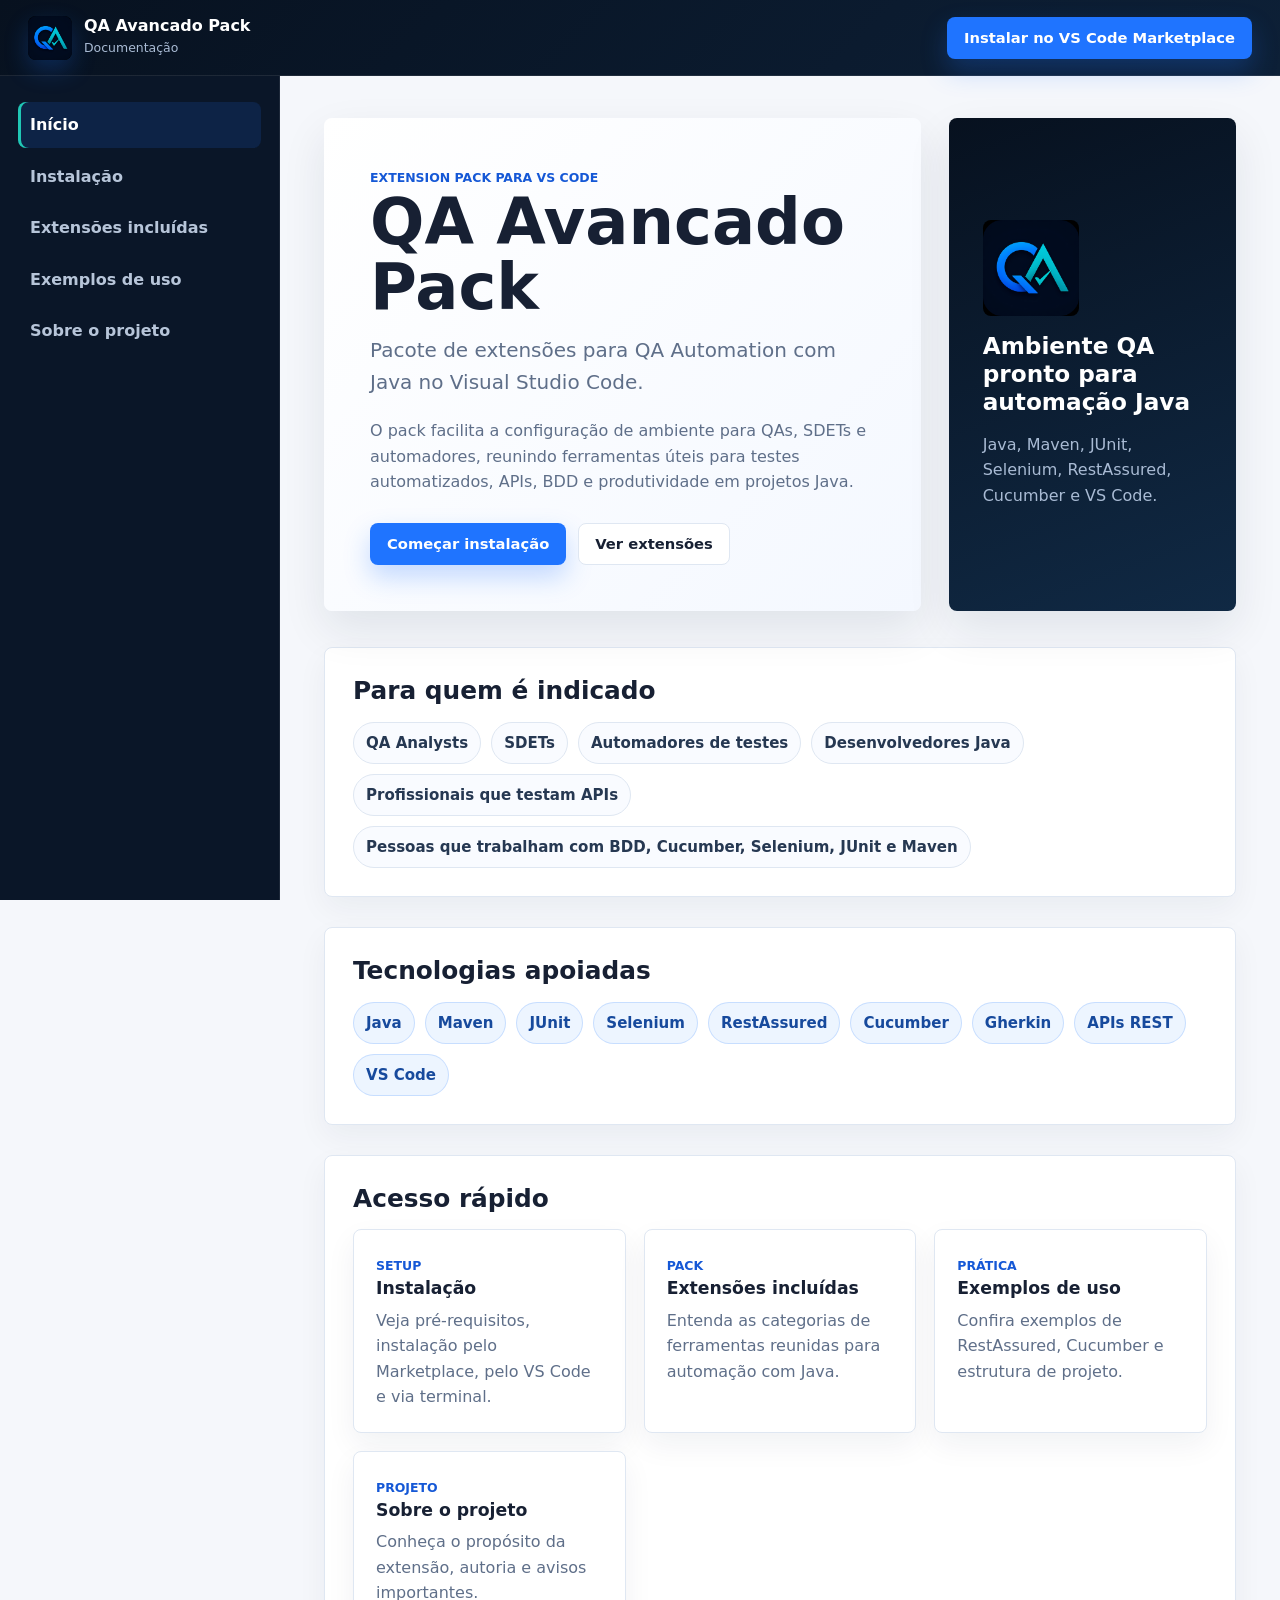
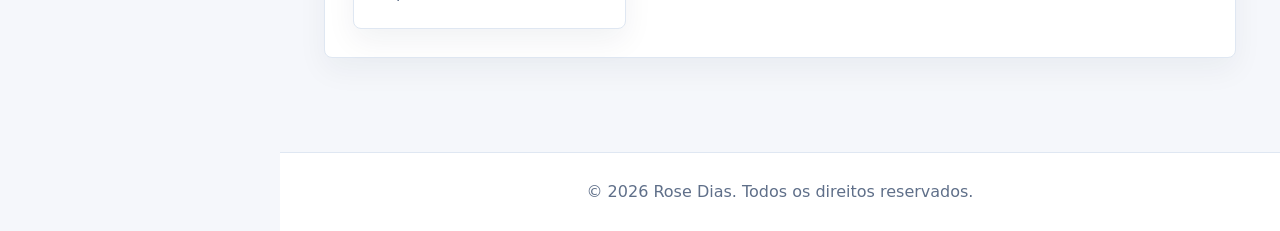
<file: docs/index.html>
<!doctype html>
<html lang="pt-BR">
<head>
  <meta charset="utf-8">
  <meta name="viewport" content="width=device-width, initial-scale=1">
  <title>QA Avancado Pack | Documentação</title>
  <meta name="description" content="Documentação pública do QA Avancado Pack para Visual Studio Code.">
  <link rel="stylesheet" href="assets/style.css">
</head>
<body>
  <header class="site-header">
    <a class="brand" href="index.html" aria-label="QA Avancado Pack">
      <img src="assets/logo.png" alt="Logo QA Avancado Pack">
      <span>
        <strong>QA Avancado Pack</strong>
        <small>Documentação</small>
      </span>
    </a>
    <nav class="top-actions" aria-label="Links principais">
      <a class="btn btn-primary" href="https://marketplace.visualstudio.com/items?itemName=rosedias.qa-pack" target="_blank" rel="noopener">Instalar no VS Code Marketplace</a>
    </nav>
    <button class="menu-toggle" type="button" aria-label="Abrir menu" aria-expanded="false">Menu</button>
  </header>

  <aside class="sidebar" id="sidebar">
    <nav aria-label="Menu da documentação">
      <a href="index.html">Início</a>
      <a href="instalacao.html">Instalação</a>
      <a href="extensoes-incluidas.html">Extensões incluídas</a>
      <a href="exemplos-de-uso.html">Exemplos de uso</a>
      <a href="sobre.html">Sobre o projeto</a>
    </nav>
  </aside>

  <main class="main-content">
    <section class="hero">
      <div class="hero-copy">
        <span class="eyebrow">Extension Pack para VS Code</span>
        <h1>QA Avancado Pack</h1>
        <p class="lead">Pacote de extensões para QA Automation com Java no Visual Studio Code.</p>
        <p>O pack facilita a configuração de ambiente para QAs, SDETs e automadores, reunindo ferramentas úteis para testes automatizados, APIs, BDD e produtividade em projetos Java.</p>
        <div class="hero-actions">
          <a class="btn btn-primary" href="instalacao.html">Começar instalação</a>
          <a class="btn btn-ghost" href="extensoes-incluidas.html">Ver extensões</a>
        </div>
      </div>
      <div class="hero-panel" aria-label="Resumo do projeto">
        <img src="assets/logo.png" alt="">
        <strong>Ambiente QA pronto para automação Java</strong>
        <span>Java, Maven, JUnit, Selenium, RestAssured, Cucumber e VS Code.</span>
      </div>
    </section>

    <section class="content-section">
      <h2>Para quem é indicado</h2>
      <div class="tag-grid">
        <span>QA Analysts</span>
        <span>SDETs</span>
        <span>Automadores de testes</span>
        <span>Desenvolvedores Java</span>
        <span>Profissionais que testam APIs</span>
        <span>Pessoas que trabalham com BDD, Cucumber, Selenium, JUnit e Maven</span>
      </div>
    </section>

    <section class="content-section">
      <h2>Tecnologias apoiadas</h2>
      <div class="tech-list">
        <span>Java</span>
        <span>Maven</span>
        <span>JUnit</span>
        <span>Selenium</span>
        <span>RestAssured</span>
        <span>Cucumber</span>
        <span>Gherkin</span>
        <span>APIs REST</span>
        <span>VS Code</span>
      </div>
    </section>

    <section class="content-section">
      <h2>Acesso rápido</h2>
      <div class="card-grid">
        <a class="card" href="instalacao.html">
          <span class="card-kicker">Setup</span>
          <h3>Instalação</h3>
          <p>Veja pré-requisitos, instalação pelo Marketplace, pelo VS Code e via terminal.</p>
        </a>
        <a class="card" href="extensoes-incluidas.html">
          <span class="card-kicker">Pack</span>
          <h3>Extensões incluídas</h3>
          <p>Entenda as categorias de ferramentas reunidas para automação com Java.</p>
        </a>
        <a class="card" href="exemplos-de-uso.html">
          <span class="card-kicker">Prática</span>
          <h3>Exemplos de uso</h3>
          <p>Confira exemplos de RestAssured, Cucumber e estrutura de projeto.</p>
        </a>
        <a class="card" href="sobre.html">
          <span class="card-kicker">Projeto</span>
          <h3>Sobre o projeto</h3>
          <p>Conheça o propósito da extensão, autoria e avisos importantes.</p>
        </a>
      </div>
    </section>
  </main>

  <footer class="site-footer">© 2026 Rose Dias. Todos os direitos reservados.</footer>
  <script src="assets/script.js"></script>
</body>
</html>
</file>
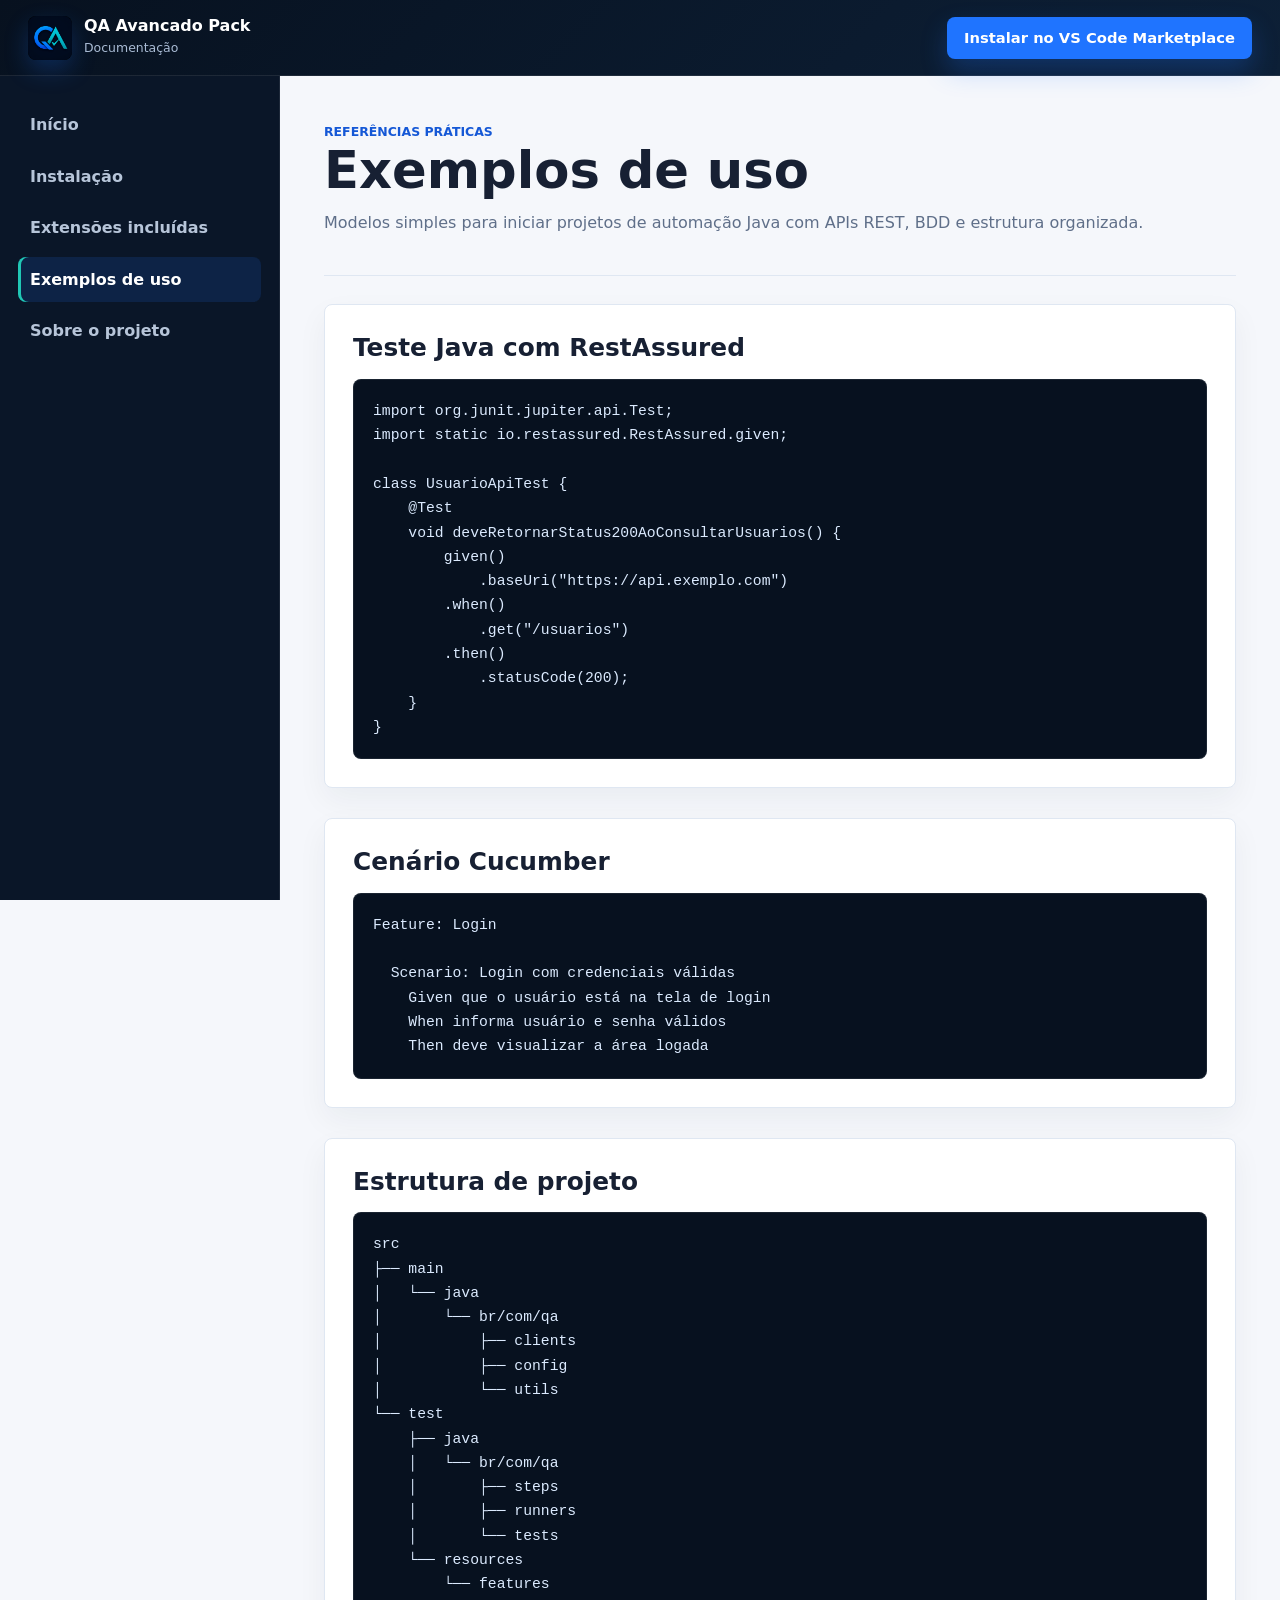
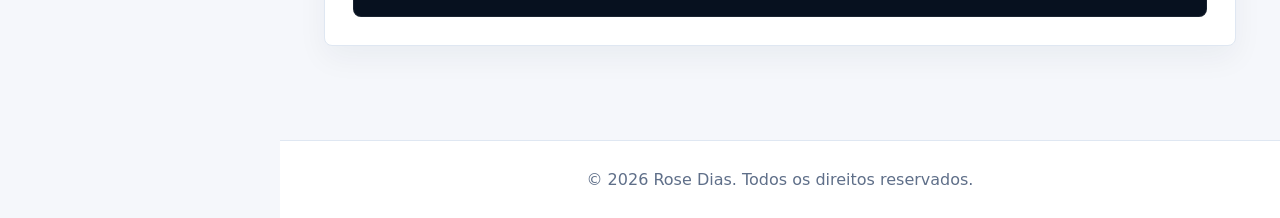
<file: docs/exemplos-de-uso.html>
<!doctype html>
<html lang="pt-BR">
<head>
  <meta charset="utf-8">
  <meta name="viewport" content="width=device-width, initial-scale=1">
  <title>Exemplos de uso | QA Avancado Pack</title>
  <link rel="stylesheet" href="assets/style.css">
</head>
<body>
  <header class="site-header">
    <a class="brand" href="index.html" aria-label="QA Avancado Pack">
      <img src="assets/logo.png" alt="Logo QA Avancado Pack">
      <span><strong>QA Avancado Pack</strong><small>Documentação</small></span>
    </a>
    <nav class="top-actions" aria-label="Links principais">
      <a class="btn btn-primary" href="https://marketplace.visualstudio.com/items?itemName=rosedias.qa-pack" target="_blank" rel="noopener">Instalar no VS Code Marketplace</a>
    </nav>
    <button class="menu-toggle" type="button" aria-label="Abrir menu" aria-expanded="false">Menu</button>
  </header>

  <aside class="sidebar" id="sidebar">
    <nav aria-label="Menu da documentação">
      <a href="index.html">Início</a>
      <a href="instalacao.html">Instalação</a>
      <a href="extensoes-incluidas.html">Extensões incluídas</a>
      <a href="exemplos-de-uso.html">Exemplos de uso</a>
      <a href="sobre.html">Sobre o projeto</a>
    </nav>
  </aside>

  <main class="main-content page-content">
    <div class="page-title">
      <span class="eyebrow">Referências práticas</span>
      <h1>Exemplos de uso</h1>
      <p>Modelos simples para iniciar projetos de automação Java com APIs REST, BDD e estrutura organizada.</p>
    </div>

    <section class="content-section">
      <h2>Teste Java com RestAssured</h2>
      <pre><code>import org.junit.jupiter.api.Test;
import static io.restassured.RestAssured.given;

class UsuarioApiTest {
    @Test
    void deveRetornarStatus200AoConsultarUsuarios() {
        given()
            .baseUri("https://api.exemplo.com")
        .when()
            .get("/usuarios")
        .then()
            .statusCode(200);
    }
}</code></pre>
    </section>

    <section class="content-section">
      <h2>Cenário Cucumber</h2>
      <pre><code>Feature: Login

  Scenario: Login com credenciais válidas
    Given que o usuário está na tela de login
    When informa usuário e senha válidos
    Then deve visualizar a área logada</code></pre>
    </section>

    <section class="content-section">
      <h2>Estrutura de projeto</h2>
      <pre><code>src
├── main
│   └── java
│       └── br/com/qa
│           ├── clients
│           ├── config
│           └── utils
└── test
    ├── java
    │   └── br/com/qa
    │       ├── steps
    │       ├── runners
    │       └── tests
    └── resources
        └── features</code></pre>
    </section>
  </main>

  <footer class="site-footer">© 2026 Rose Dias. Todos os direitos reservados.</footer>
  <script src="assets/script.js"></script>
</body>
</html>
</file>
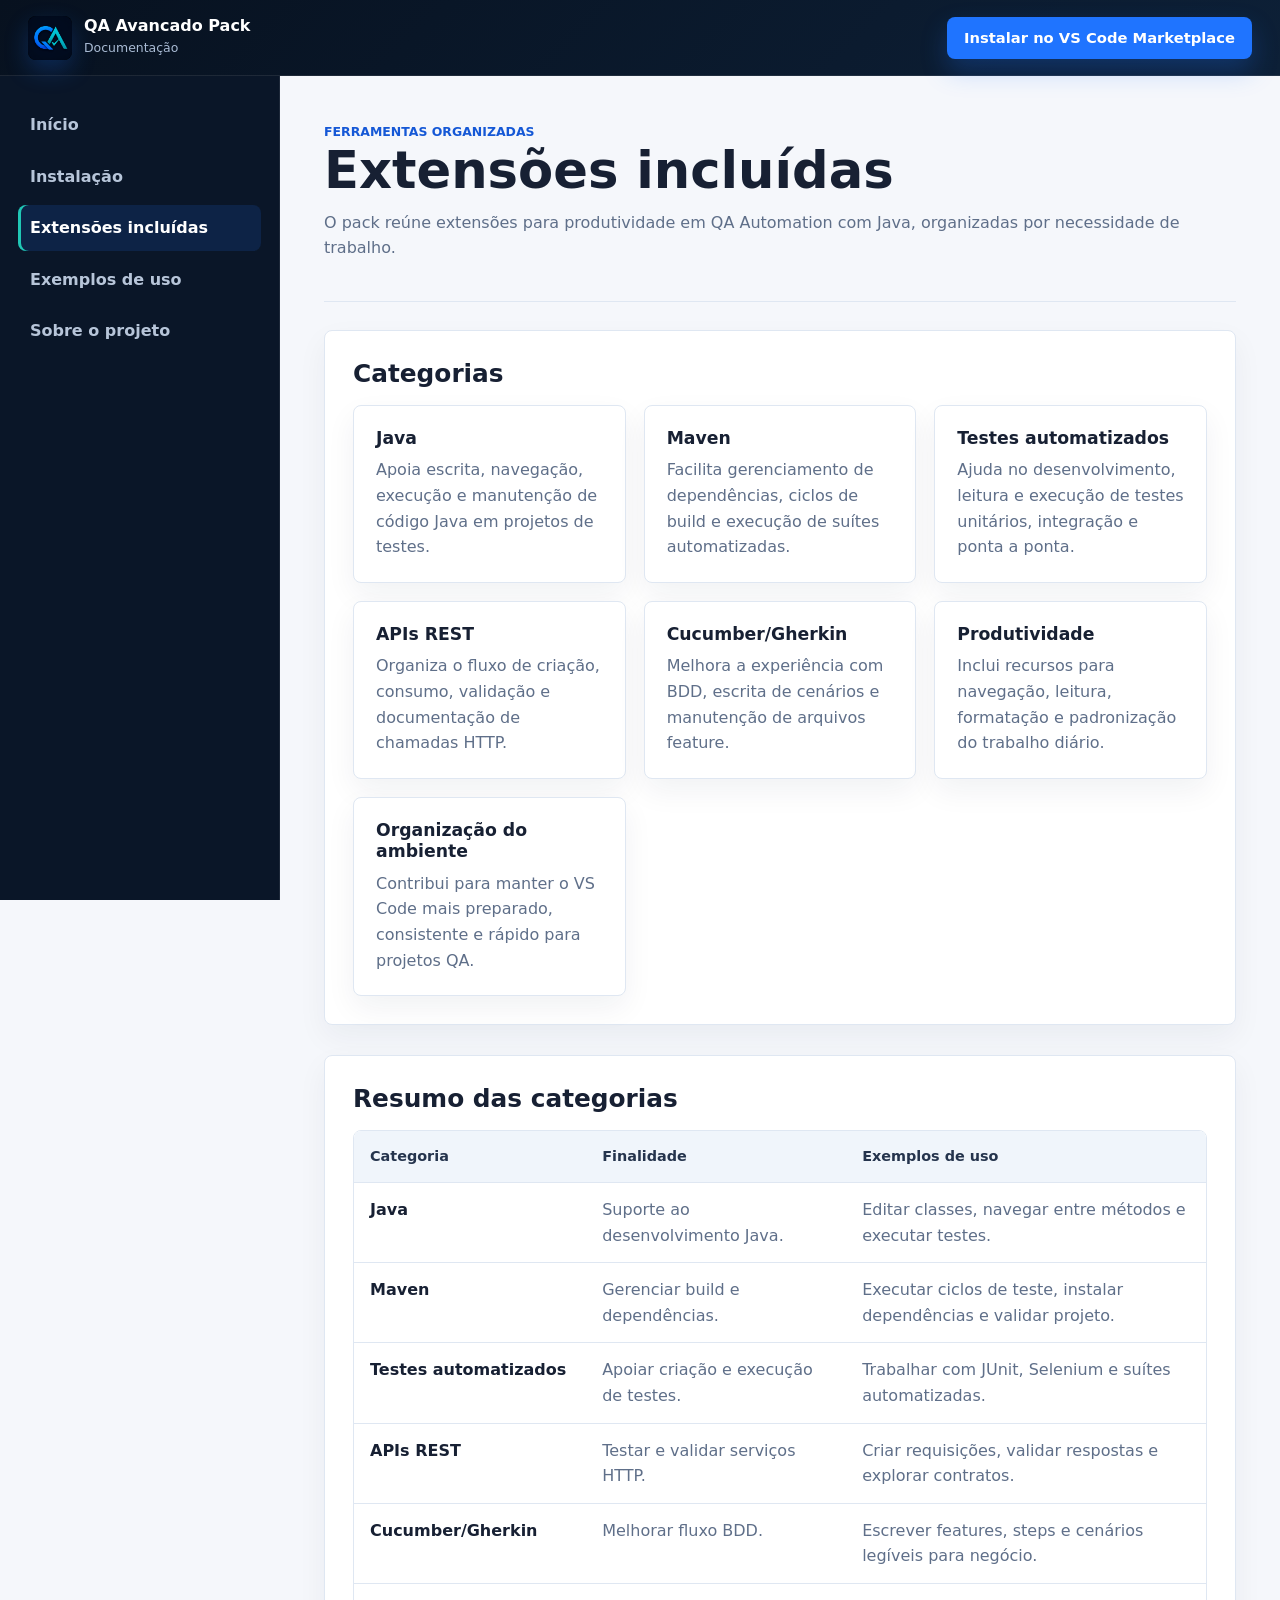
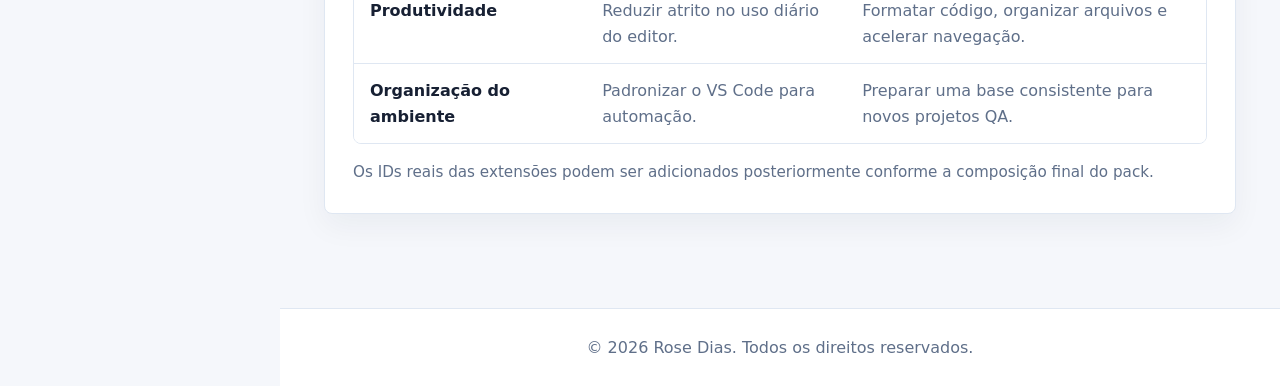
<file: docs/extensoes-incluidas.html>
<!doctype html>
<html lang="pt-BR">
<head>
  <meta charset="utf-8">
  <meta name="viewport" content="width=device-width, initial-scale=1">
  <title>Extensões incluídas | QA Avancado Pack</title>
  <link rel="stylesheet" href="assets/style.css">
</head>
<body>
  <header class="site-header">
    <a class="brand" href="index.html" aria-label="QA Avancado Pack">
      <img src="assets/logo.png" alt="Logo QA Avancado Pack">
      <span><strong>QA Avancado Pack</strong><small>Documentação</small></span>
    </a>
    <nav class="top-actions" aria-label="Links principais">
      <a class="btn btn-primary" href="https://marketplace.visualstudio.com/items?itemName=rosedias.qa-pack" target="_blank" rel="noopener">Instalar no VS Code Marketplace</a>
    </nav>
    <button class="menu-toggle" type="button" aria-label="Abrir menu" aria-expanded="false">Menu</button>
  </header>

  <aside class="sidebar" id="sidebar">
    <nav aria-label="Menu da documentação">
      <a href="index.html">Início</a>
      <a href="instalacao.html">Instalação</a>
      <a href="extensoes-incluidas.html">Extensões incluídas</a>
      <a href="exemplos-de-uso.html">Exemplos de uso</a>
      <a href="sobre.html">Sobre o projeto</a>
    </nav>
  </aside>

  <main class="main-content page-content">
    <div class="page-title">
      <span class="eyebrow">Ferramentas organizadas</span>
      <h1>Extensões incluídas</h1>
      <p>O pack reúne extensões para produtividade em QA Automation com Java, organizadas por necessidade de trabalho.</p>
    </div>

    <section class="content-section">
      <h2>Categorias</h2>
      <div class="card-grid">
        <article class="card">
          <h3>Java</h3>
          <p>Apoia escrita, navegação, execução e manutenção de código Java em projetos de testes.</p>
        </article>
        <article class="card">
          <h3>Maven</h3>
          <p>Facilita gerenciamento de dependências, ciclos de build e execução de suítes automatizadas.</p>
        </article>
        <article class="card">
          <h3>Testes automatizados</h3>
          <p>Ajuda no desenvolvimento, leitura e execução de testes unitários, integração e ponta a ponta.</p>
        </article>
        <article class="card">
          <h3>APIs REST</h3>
          <p>Organiza o fluxo de criação, consumo, validação e documentação de chamadas HTTP.</p>
        </article>
        <article class="card">
          <h3>Cucumber/Gherkin</h3>
          <p>Melhora a experiência com BDD, escrita de cenários e manutenção de arquivos feature.</p>
        </article>
        <article class="card">
          <h3>Produtividade</h3>
          <p>Inclui recursos para navegação, leitura, formatação e padronização do trabalho diário.</p>
        </article>
        <article class="card">
          <h3>Organização do ambiente</h3>
          <p>Contribui para manter o VS Code mais preparado, consistente e rápido para projetos QA.</p>
        </article>
      </div>
    </section>

    <section class="content-section">
      <h2>Resumo das categorias</h2>
      <div class="table-wrap">
        <table>
          <thead>
            <tr>
              <th>Categoria</th>
              <th>Finalidade</th>
              <th>Exemplos de uso</th>
            </tr>
          </thead>
          <tbody>
            <tr>
              <td>Java</td>
              <td>Suporte ao desenvolvimento Java.</td>
              <td>Editar classes, navegar entre métodos e executar testes.</td>
            </tr>
            <tr>
              <td>Maven</td>
              <td>Gerenciar build e dependências.</td>
              <td>Executar ciclos de teste, instalar dependências e validar projeto.</td>
            </tr>
            <tr>
              <td>Testes automatizados</td>
              <td>Apoiar criação e execução de testes.</td>
              <td>Trabalhar com JUnit, Selenium e suítes automatizadas.</td>
            </tr>
            <tr>
              <td>APIs REST</td>
              <td>Testar e validar serviços HTTP.</td>
              <td>Criar requisições, validar respostas e explorar contratos.</td>
            </tr>
            <tr>
              <td>Cucumber/Gherkin</td>
              <td>Melhorar fluxo BDD.</td>
              <td>Escrever features, steps e cenários legíveis para negócio.</td>
            </tr>
            <tr>
              <td>Produtividade</td>
              <td>Reduzir atrito no uso diário do editor.</td>
              <td>Formatar código, organizar arquivos e acelerar navegação.</td>
            </tr>
            <tr>
              <td>Organização do ambiente</td>
              <td>Padronizar o VS Code para automação.</td>
              <td>Preparar uma base consistente para novos projetos QA.</td>
            </tr>
          </tbody>
        </table>
      </div>
      <p class="note">Os IDs reais das extensões podem ser adicionados posteriormente conforme a composição final do pack.</p>
    </section>
  </main>

  <footer class="site-footer">© 2026 Rose Dias. Todos os direitos reservados.</footer>
  <script src="assets/script.js"></script>
</body>
</html>
</file>
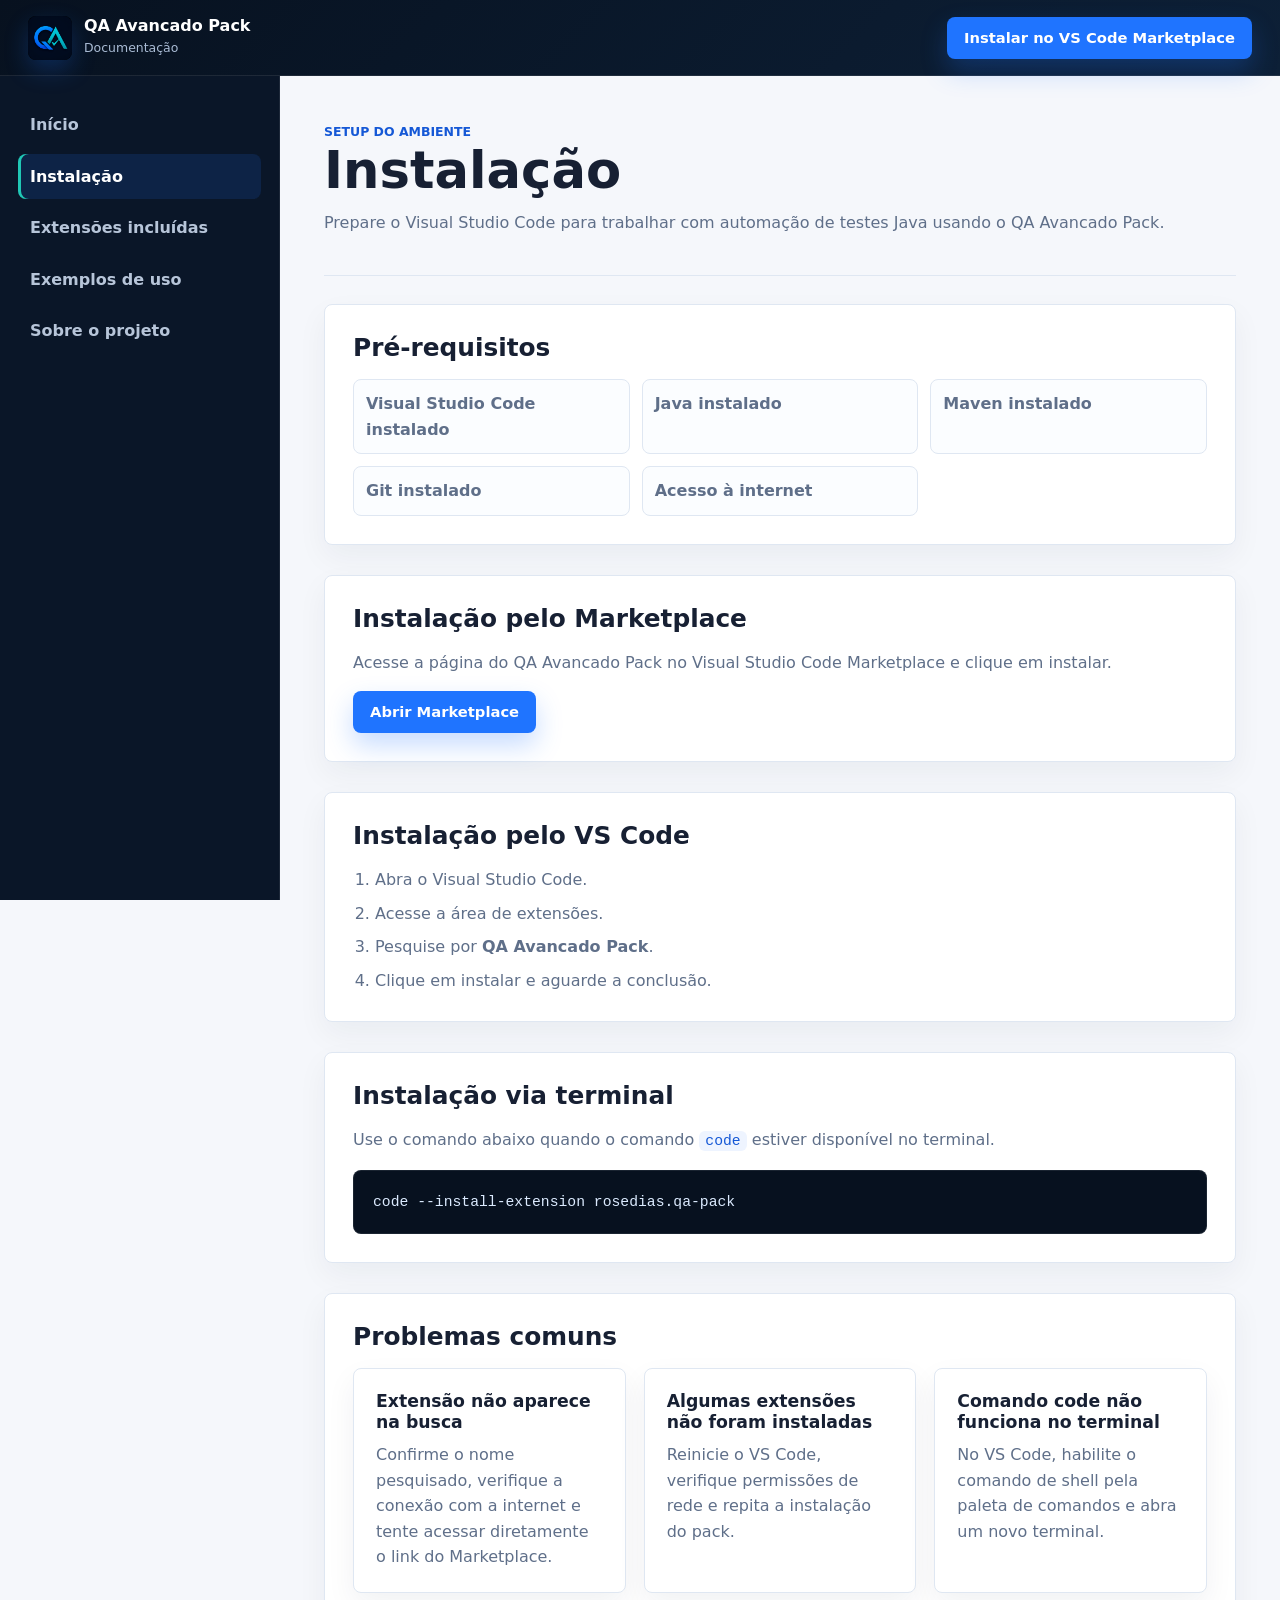
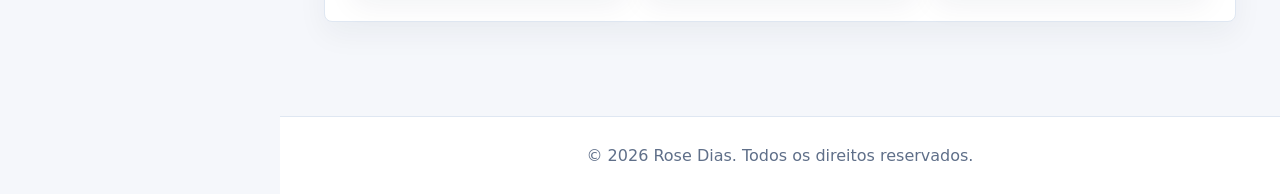
<file: docs/instalacao.html>
<!doctype html>
<html lang="pt-BR">
<head>
  <meta charset="utf-8">
  <meta name="viewport" content="width=device-width, initial-scale=1">
  <title>Instalação | QA Avancado Pack</title>
  <link rel="stylesheet" href="assets/style.css">
</head>
<body>
  <header class="site-header">
    <a class="brand" href="index.html" aria-label="QA Avancado Pack">
      <img src="assets/logo.png" alt="Logo QA Avancado Pack">
      <span><strong>QA Avancado Pack</strong><small>Documentação</small></span>
    </a>
    <nav class="top-actions" aria-label="Links principais">
      <a class="btn btn-primary" href="https://marketplace.visualstudio.com/items?itemName=rosedias.qa-pack" target="_blank" rel="noopener">Instalar no VS Code Marketplace</a>
    </nav>
    <button class="menu-toggle" type="button" aria-label="Abrir menu" aria-expanded="false">Menu</button>
  </header>

  <aside class="sidebar" id="sidebar">
    <nav aria-label="Menu da documentação">
      <a href="index.html">Início</a>
      <a href="instalacao.html">Instalação</a>
      <a href="extensoes-incluidas.html">Extensões incluídas</a>
      <a href="exemplos-de-uso.html">Exemplos de uso</a>
      <a href="sobre.html">Sobre o projeto</a>
    </nav>
  </aside>

  <main class="main-content page-content">
    <div class="page-title">
      <span class="eyebrow">Setup do ambiente</span>
      <h1>Instalação</h1>
      <p>Prepare o Visual Studio Code para trabalhar com automação de testes Java usando o QA Avancado Pack.</p>
    </div>

    <section class="content-section">
      <h2>Pré-requisitos</h2>
      <div class="check-list">
        <span>Visual Studio Code instalado</span>
        <span>Java instalado</span>
        <span>Maven instalado</span>
        <span>Git instalado</span>
        <span>Acesso à internet</span>
      </div>
    </section>

    <section class="content-section">
      <h2>Instalação pelo Marketplace</h2>
      <p>Acesse a página do QA Avancado Pack no Visual Studio Code Marketplace e clique em instalar.</p>
      <a class="btn btn-primary" href="https://marketplace.visualstudio.com/items?itemName=rosedias.qa-pack" target="_blank" rel="noopener">Abrir Marketplace</a>
    </section>

    <section class="content-section">
      <h2>Instalação pelo VS Code</h2>
      <ol class="steps">
        <li>Abra o Visual Studio Code.</li>
        <li>Acesse a área de extensões.</li>
        <li>Pesquise por <strong>QA Avancado Pack</strong>.</li>
        <li>Clique em instalar e aguarde a conclusão.</li>
      </ol>
    </section>

    <section class="content-section">
      <h2>Instalação via terminal</h2>
      <p>Use o comando abaixo quando o comando <code>code</code> estiver disponível no terminal.</p>
      <pre><code>code --install-extension rosedias.qa-pack</code></pre>
    </section>

    <section class="content-section">
      <h2>Problemas comuns</h2>
      <div class="card-grid">
        <article class="card">
          <h3>Extensão não aparece na busca</h3>
          <p>Confirme o nome pesquisado, verifique a conexão com a internet e tente acessar diretamente o link do Marketplace.</p>
        </article>
        <article class="card">
          <h3>Algumas extensões não foram instaladas</h3>
          <p>Reinicie o VS Code, verifique permissões de rede e repita a instalação do pack.</p>
        </article>
        <article class="card">
          <h3>Comando code não funciona no terminal</h3>
          <p>No VS Code, habilite o comando de shell pela paleta de comandos e abra um novo terminal.</p>
        </article>
      </div>
    </section>
  </main>

  <footer class="site-footer">© 2026 Rose Dias. Todos os direitos reservados.</footer>
  <script src="assets/script.js"></script>
</body>
</html>
</file>
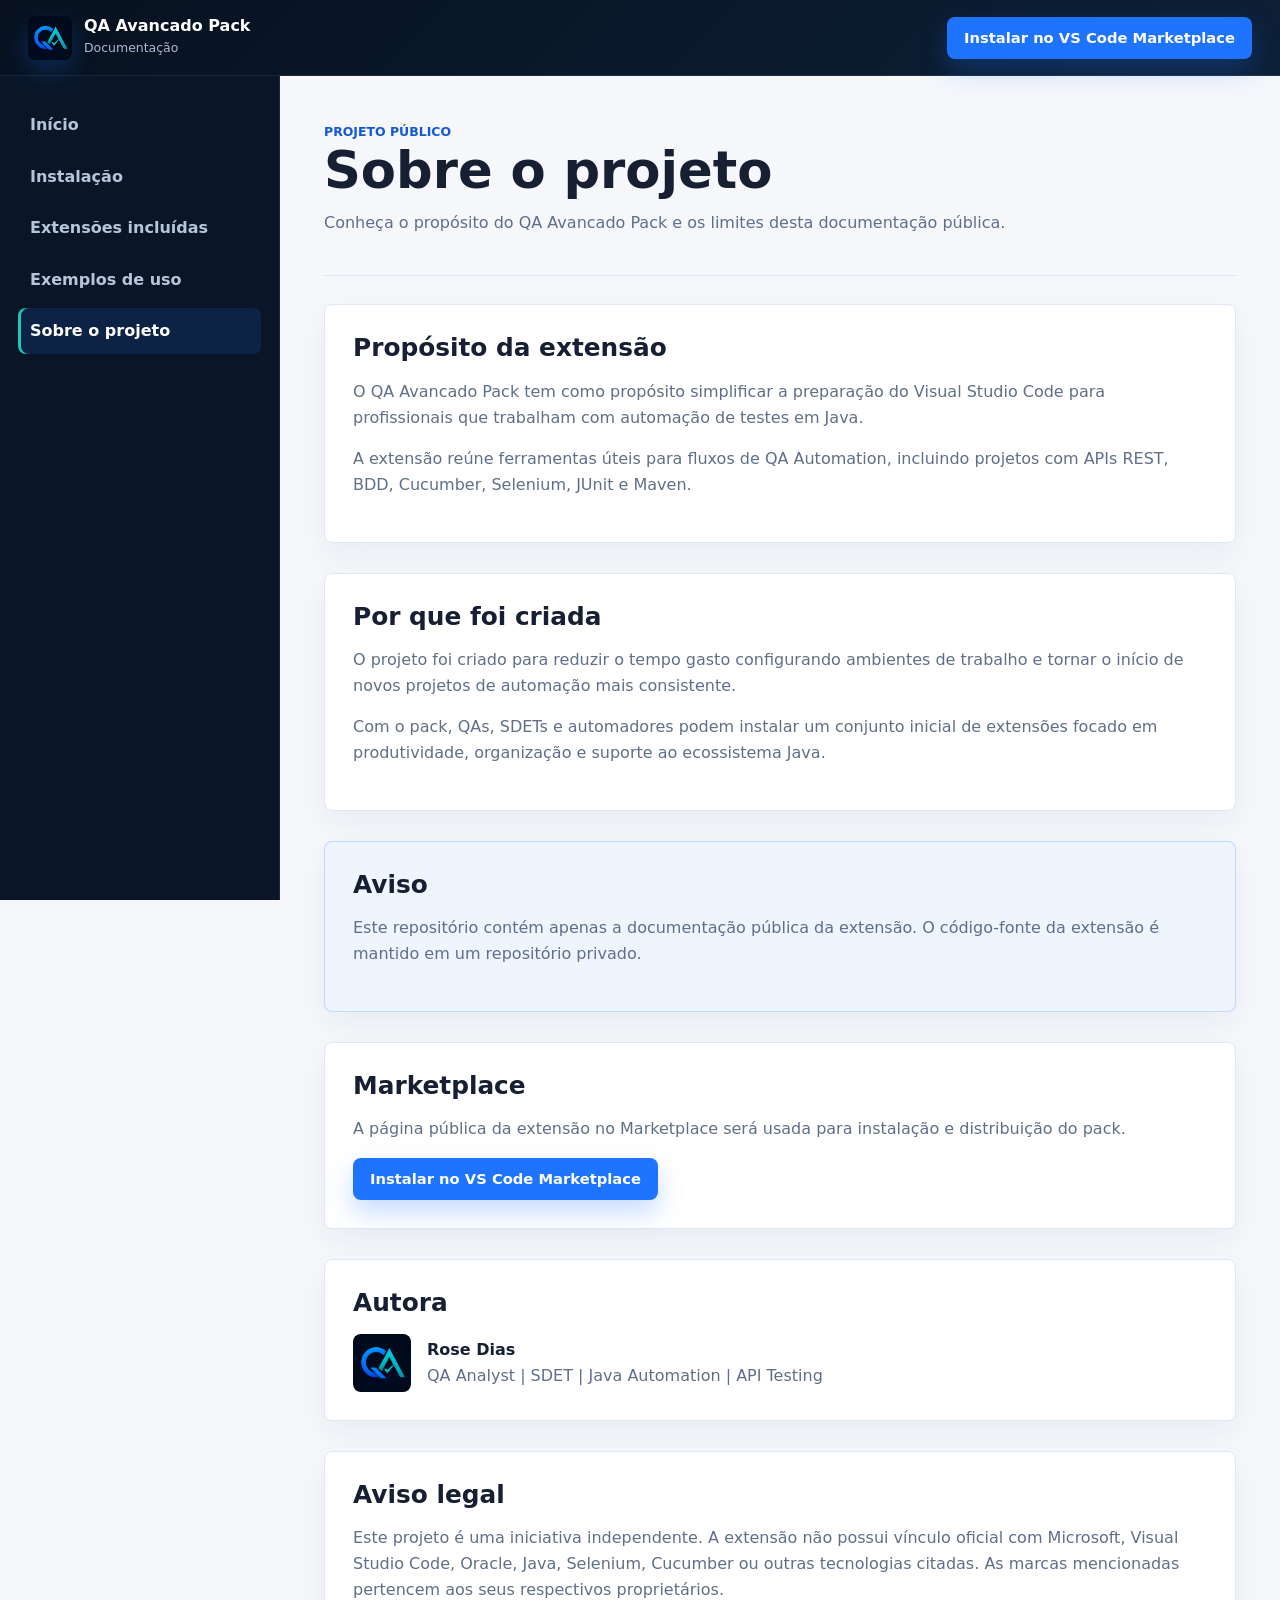
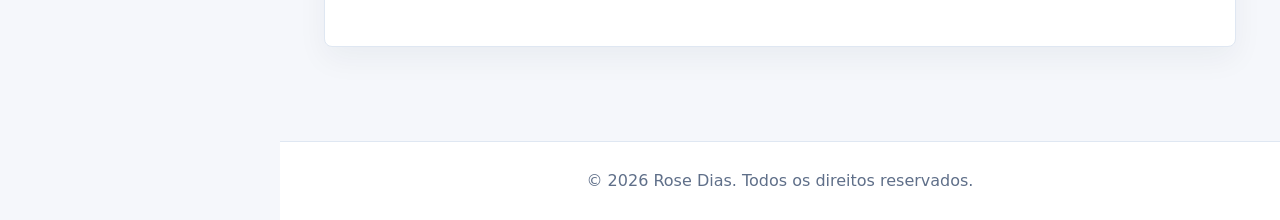
<file: docs/sobre.html>
<!doctype html>
<html lang="pt-BR">
<head>
  <meta charset="utf-8">
  <meta name="viewport" content="width=device-width, initial-scale=1">
  <title>Sobre o projeto | QA Avancado Pack</title>
  <link rel="stylesheet" href="assets/style.css">
</head>
<body>
  <header class="site-header">
    <a class="brand" href="index.html" aria-label="QA Avancado Pack">
      <img src="assets/logo.png" alt="Logo QA Avancado Pack">
      <span><strong>QA Avancado Pack</strong><small>Documentação</small></span>
    </a>
    <nav class="top-actions" aria-label="Links principais">
      <a class="btn btn-primary" href="https://marketplace.visualstudio.com/items?itemName=rosedias.qa-pack" target="_blank" rel="noopener">Instalar no VS Code Marketplace</a>
    </nav>
    <button class="menu-toggle" type="button" aria-label="Abrir menu" aria-expanded="false">Menu</button>
  </header>

  <aside class="sidebar" id="sidebar">
    <nav aria-label="Menu da documentação">
      <a href="index.html">Início</a>
      <a href="instalacao.html">Instalação</a>
      <a href="extensoes-incluidas.html">Extensões incluídas</a>
      <a href="exemplos-de-uso.html">Exemplos de uso</a>
      <a href="sobre.html">Sobre o projeto</a>
    </nav>
  </aside>

  <main class="main-content page-content">
    <div class="page-title">
      <span class="eyebrow">Projeto público</span>
      <h1>Sobre o projeto</h1>
      <p>Conheça o propósito do QA Avancado Pack e os limites desta documentação pública.</p>
    </div>

    <section class="content-section">
      <h2>Propósito da extensão</h2>
      <p>O QA Avancado Pack tem como propósito simplificar a preparação do Visual Studio Code para profissionais que trabalham com automação de testes em Java.</p>
      <p>A extensão reúne ferramentas úteis para fluxos de QA Automation, incluindo projetos com APIs REST, BDD, Cucumber, Selenium, JUnit e Maven.</p>
    </section>

    <section class="content-section">
      <h2>Por que foi criada</h2>
      <p>O projeto foi criado para reduzir o tempo gasto configurando ambientes de trabalho e tornar o início de novos projetos de automação mais consistente.</p>
      <p>Com o pack, QAs, SDETs e automadores podem instalar um conjunto inicial de extensões focado em produtividade, organização e suporte ao ecossistema Java.</p>
    </section>

    <section class="content-section callout">
      <h2>Aviso</h2>
      <p>Este repositório contém apenas a documentação pública da extensão. O código-fonte da extensão é mantido em um repositório privado.</p>
    </section>

    <section class="content-section">
      <h2>Marketplace</h2>
      <p>A página pública da extensão no Marketplace será usada para instalação e distribuição do pack.</p>
      <a class="btn btn-primary" href="https://marketplace.visualstudio.com/items?itemName=rosedias.qa-pack" target="_blank" rel="noopener">Instalar no VS Code Marketplace</a>
    </section>

    <section class="content-section">
      <h2>Autora</h2>
      <div class="author-box">
        <img src="assets/logo.png" alt="">
        <div>
          <strong>Rose Dias</strong>
          <span>QA Analyst | SDET | Java Automation | API Testing</span>
        </div>
      </div>
    </section>

    <section class="content-section">
      <h2>Aviso legal</h2>
      <p>Este projeto é uma iniciativa independente. A extensão não possui vínculo oficial com Microsoft, Visual Studio Code, Oracle, Java, Selenium, Cucumber ou outras tecnologias citadas. As marcas mencionadas pertencem aos seus respectivos proprietários.</p>
    </section>
  </main>

  <footer class="site-footer">© 2026 Rose Dias. Todos os direitos reservados.</footer>
  <script src="assets/script.js"></script>
</body>
</html>
</file>
<file: docs/assets/style.css>
:root {
  --bg: #f5f7fb;
  --surface: #ffffff;
  --surface-soft: #eef5ff;
  --ink: #172033;
  --muted: #5f6f89;
  --line: #dfe7f2;
  --navy: #07111f;
  --navy-2: #0d2037;
  --blue: #1f74ff;
  --blue-dark: #1558d6;
  --teal: #20c7b5;
  --shadow: 0 18px 45px rgba(16, 33, 60, 0.09);
  --sidebar-width: 280px;
  --header-height: 76px;
}

* {
  box-sizing: border-box;
}

html {
  scroll-behavior: smooth;
}

body {
  margin: 0;
  min-height: 100vh;
  background: var(--bg);
  color: var(--ink);
  font-family: Inter, ui-sans-serif, system-ui, -apple-system, BlinkMacSystemFont, "Segoe UI", sans-serif;
  line-height: 1.6;
}

a {
  color: inherit;
  text-decoration: none;
}

img {
  display: block;
  max-width: 100%;
}

/* Header */
.site-header {
  position: fixed;
  top: 0;
  right: 0;
  left: 0;
  z-index: 20;
  display: flex;
  align-items: center;
  justify-content: space-between;
  gap: 20px;
  min-height: var(--header-height);
  padding: 14px 28px;
  background: linear-gradient(135deg, var(--navy), var(--navy-2));
  border-bottom: 1px solid rgba(255, 255, 255, 0.09);
  color: #ffffff;
}

.brand {
  display: inline-flex;
  align-items: center;
  gap: 12px;
  min-width: 220px;
}

.brand img {
  width: 44px;
  height: 44px;
  border-radius: 8px;
  box-shadow: 0 10px 24px rgba(31, 116, 255, 0.24);
}

.brand strong,
.brand small {
  display: block;
}

.brand strong {
  font-size: 1rem;
  line-height: 1.15;
}

.brand small {
  color: #a9bbd4;
  font-size: 0.78rem;
  margin-top: 2px;
}

.top-actions {
  display: flex;
  align-items: center;
  justify-content: flex-end;
  gap: 10px;
}

.btn {
  display: inline-flex;
  align-items: center;
  justify-content: center;
  min-height: 42px;
  border: 1px solid transparent;
  border-radius: 8px;
  padding: 10px 16px;
  font-weight: 700;
  font-size: 0.92rem;
  line-height: 1.2;
  transition: transform 160ms ease, background 160ms ease, border-color 160ms ease, color 160ms ease;
}

.btn:hover {
  transform: translateY(-1px);
}

.btn-primary {
  background: var(--blue);
  color: #ffffff;
  box-shadow: 0 12px 26px rgba(31, 116, 255, 0.25);
}

.btn-primary:hover {
  background: var(--blue-dark);
}

.btn-secondary,
.btn-ghost {
  background: rgba(255, 255, 255, 0.08);
  border-color: rgba(255, 255, 255, 0.16);
  color: #ffffff;
}

.btn-secondary:hover,
.btn-ghost:hover {
  background: rgba(255, 255, 255, 0.14);
}

.menu-toggle {
  display: none;
  min-height: 40px;
  border: 1px solid rgba(255, 255, 255, 0.18);
  border-radius: 8px;
  padding: 9px 12px;
  background: rgba(255, 255, 255, 0.08);
  color: #ffffff;
  font: inherit;
  font-weight: 700;
}

/* Sidebar */
.sidebar {
  position: fixed;
  top: var(--header-height);
  bottom: 0;
  left: 0;
  z-index: 15;
  width: var(--sidebar-width);
  padding: 26px 18px;
  overflow-y: auto;
  background: #0a1628;
  border-right: 1px solid rgba(255, 255, 255, 0.08);
}

.sidebar nav {
  display: grid;
  gap: 6px;
}

.sidebar a {
  display: flex;
  align-items: center;
  min-height: 44px;
  border-radius: 8px;
  padding: 10px 12px;
  color: #b7c5d9;
  font-weight: 700;
}

.sidebar a:hover,
.sidebar a.is-active {
  background: rgba(31, 116, 255, 0.14);
  color: #ffffff;
}

.sidebar a.is-active {
  box-shadow: inset 3px 0 0 var(--teal);
}

/* Main */
.main-content {
  width: min(1180px, calc(100% - var(--sidebar-width)));
  margin-left: var(--sidebar-width);
  padding: calc(var(--header-height) + 42px) 44px 64px;
}

.hero {
  display: grid;
  grid-template-columns: minmax(0, 1.35fr) minmax(280px, 0.65fr);
  align-items: stretch;
  gap: 28px;
  margin-bottom: 36px;
}

.hero-copy {
  padding: 46px;
  border-radius: 8px;
  background: linear-gradient(135deg, #ffffff 0%, #f4f8ff 100%);
  box-shadow: var(--shadow);
}

.eyebrow,
.card-kicker {
  color: var(--blue-dark);
  font-size: 0.78rem;
  font-weight: 800;
  letter-spacing: 0;
  text-transform: uppercase;
}

h1,
h2,
h3,
p {
  margin-top: 0;
}

h1 {
  max-width: 760px;
  margin-bottom: 14px;
  font-size: clamp(2.25rem, 5vw, 4.25rem);
  line-height: 1.02;
}

h2 {
  margin-bottom: 16px;
  font-size: 1.55rem;
  line-height: 1.2;
}

h3 {
  margin-bottom: 8px;
  font-size: 1.08rem;
  line-height: 1.25;
}

.lead {
  color: #24344f;
  font-size: 1.25rem;
}

.hero-copy p,
.page-title p,
.content-section p {
  color: var(--muted);
}

.hero-actions {
  display: flex;
  flex-wrap: wrap;
  gap: 12px;
  margin-top: 28px;
}

.hero-actions .btn-ghost {
  background: #ffffff;
  border-color: var(--line);
  color: var(--ink);
}

.hero-panel {
  display: grid;
  align-content: center;
  justify-items: start;
  gap: 16px;
  min-height: 320px;
  border-radius: 8px;
  padding: 34px;
  background: linear-gradient(160deg, #07111f, #102944);
  color: #ffffff;
  box-shadow: var(--shadow);
}

.hero-panel img {
  width: 96px;
  height: 96px;
  border-radius: 8px;
}

.hero-panel strong {
  font-size: 1.45rem;
  line-height: 1.2;
}

.hero-panel span {
  color: #a9bbd4;
}

.page-content {
  max-width: 1040px;
}

.page-title {
  margin-bottom: 28px;
  padding-bottom: 24px;
  border-bottom: 1px solid var(--line);
}

.page-title h1 {
  font-size: clamp(2.2rem, 4vw, 3.4rem);
}

.content-section {
  margin-bottom: 30px;
  padding: 28px;
  border: 1px solid var(--line);
  border-radius: 8px;
  background: var(--surface);
  box-shadow: 0 12px 30px rgba(16, 33, 60, 0.05);
}

.callout {
  border-color: rgba(31, 116, 255, 0.22);
  background: var(--surface-soft);
}

.note {
  margin-top: 16px;
  margin-bottom: 0;
  font-size: 0.95rem;
}

.check-list,
.steps {
  color: var(--muted);
}

.check-list {
  display: grid;
  grid-template-columns: repeat(auto-fit, minmax(220px, 1fr));
  gap: 12px;
}

.check-list span {
  min-height: 46px;
  border: 1px solid var(--line);
  border-radius: 8px;
  padding: 11px 12px;
  background: #fbfdff;
  font-weight: 700;
}

.steps {
  margin-bottom: 0;
  padding-left: 22px;
}

.steps li + li {
  margin-top: 8px;
}

.author-box {
  display: flex;
  align-items: center;
  gap: 16px;
}

.author-box img {
  width: 58px;
  height: 58px;
  border-radius: 8px;
}

.author-box strong,
.author-box span {
  display: block;
}

.author-box span {
  color: var(--muted);
}

/* Cards */
.card-grid {
  display: grid;
  grid-template-columns: repeat(auto-fit, minmax(230px, 1fr));
  gap: 18px;
}

.card {
  min-height: 170px;
  border: 1px solid var(--line);
  border-radius: 8px;
  padding: 22px;
  background: #ffffff;
  box-shadow: 0 12px 30px rgba(16, 33, 60, 0.06);
  transition: transform 160ms ease, border-color 160ms ease, box-shadow 160ms ease;
}

a.card:hover {
  transform: translateY(-3px);
  border-color: rgba(31, 116, 255, 0.35);
  box-shadow: var(--shadow);
}

.card p {
  margin-bottom: 0;
  color: var(--muted);
}

.tag-grid,
.tech-list {
  display: flex;
  flex-wrap: wrap;
  gap: 10px;
}

.tag-grid span,
.tech-list span {
  border: 1px solid var(--line);
  border-radius: 999px;
  padding: 8px 12px;
  background: #f9fbff;
  color: #263852;
  font-weight: 700;
  font-size: 0.94rem;
}

.tech-list span {
  border-color: rgba(31, 116, 255, 0.18);
  background: #edf5ff;
  color: #174a9d;
}

/* Tables */
.table-wrap {
  overflow-x: auto;
  border: 1px solid var(--line);
  border-radius: 8px;
}

table {
  width: 100%;
  min-width: 720px;
  border-collapse: collapse;
  background: #ffffff;
}

th,
td {
  padding: 14px 16px;
  text-align: left;
  vertical-align: top;
  border-bottom: 1px solid var(--line);
}

th {
  background: #f0f5fb;
  color: #25344d;
  font-size: 0.9rem;
}

tr:last-child td {
  border-bottom: 0;
}

td {
  color: var(--muted);
}

td:first-child {
  color: var(--ink);
  font-weight: 800;
}

/* Code Blocks */
code {
  font-family: "Cascadia Code", Consolas, "Liberation Mono", monospace;
  font-size: 0.92em;
}

p code {
  border-radius: 6px;
  padding: 2px 6px;
  background: #eef4ff;
  color: #1558d6;
}

pre {
  margin: 0;
  overflow-x: auto;
  border-radius: 8px;
  padding: 20px;
  background: #07111f;
  color: #dbeafe;
  box-shadow: inset 0 0 0 1px rgba(255, 255, 255, 0.08);
}

pre code {
  display: block;
  min-width: max-content;
  line-height: 1.65;
}

.site-footer {
  margin-left: var(--sidebar-width);
  padding: 26px 44px;
  border-top: 1px solid var(--line);
  background: #ffffff;
  color: var(--muted);
  text-align: center;
}

/* Responsive */
@media (max-width: 980px) {
  .site-header {
    flex-wrap: wrap;
    padding: 12px 18px;
  }

  .brand {
    min-width: 0;
  }

  .top-actions {
    order: 3;
    width: 100%;
    justify-content: flex-start;
    overflow-x: auto;
    padding-bottom: 2px;
  }

  .top-actions .btn {
    flex: 0 0 auto;
  }

  .menu-toggle {
    display: inline-flex;
    align-items: center;
    justify-content: center;
  }

  .sidebar {
    top: 132px;
    width: 100%;
    max-height: calc(100vh - 132px);
    transform: translateX(-100%);
    transition: transform 180ms ease;
  }

  .sidebar.is-open {
    transform: translateX(0);
  }

  .sidebar nav {
    gap: 8px;
  }

  .main-content,
  .site-footer {
    width: 100%;
    margin-left: 0;
  }

  .main-content {
    padding: 170px 20px 44px;
  }

  .hero {
    grid-template-columns: 1fr;
  }

  .hero-copy,
  .hero-panel,
  .content-section {
    padding: 24px;
  }
}

@media (max-width: 560px) {
  .site-header {
    gap: 12px;
  }

  .brand img {
    width: 40px;
    height: 40px;
  }

  .brand strong {
    font-size: 0.92rem;
  }

  .top-actions {
    display: grid;
    grid-template-columns: 1fr;
  }

  .btn {
    width: 100%;
  }

  .sidebar {
    top: 184px;
    max-height: calc(100vh - 184px);
  }

  .main-content {
    padding: 220px 16px 36px;
  }

  .hero-copy,
  .hero-panel,
  .content-section,
  .card {
    padding: 20px;
  }

  .hero-panel {
    min-height: 260px;
  }

  .card-grid,
  .check-list {
    grid-template-columns: 1fr;
  }

  .site-footer {
    padding: 22px 16px;
  }
}
</file>
